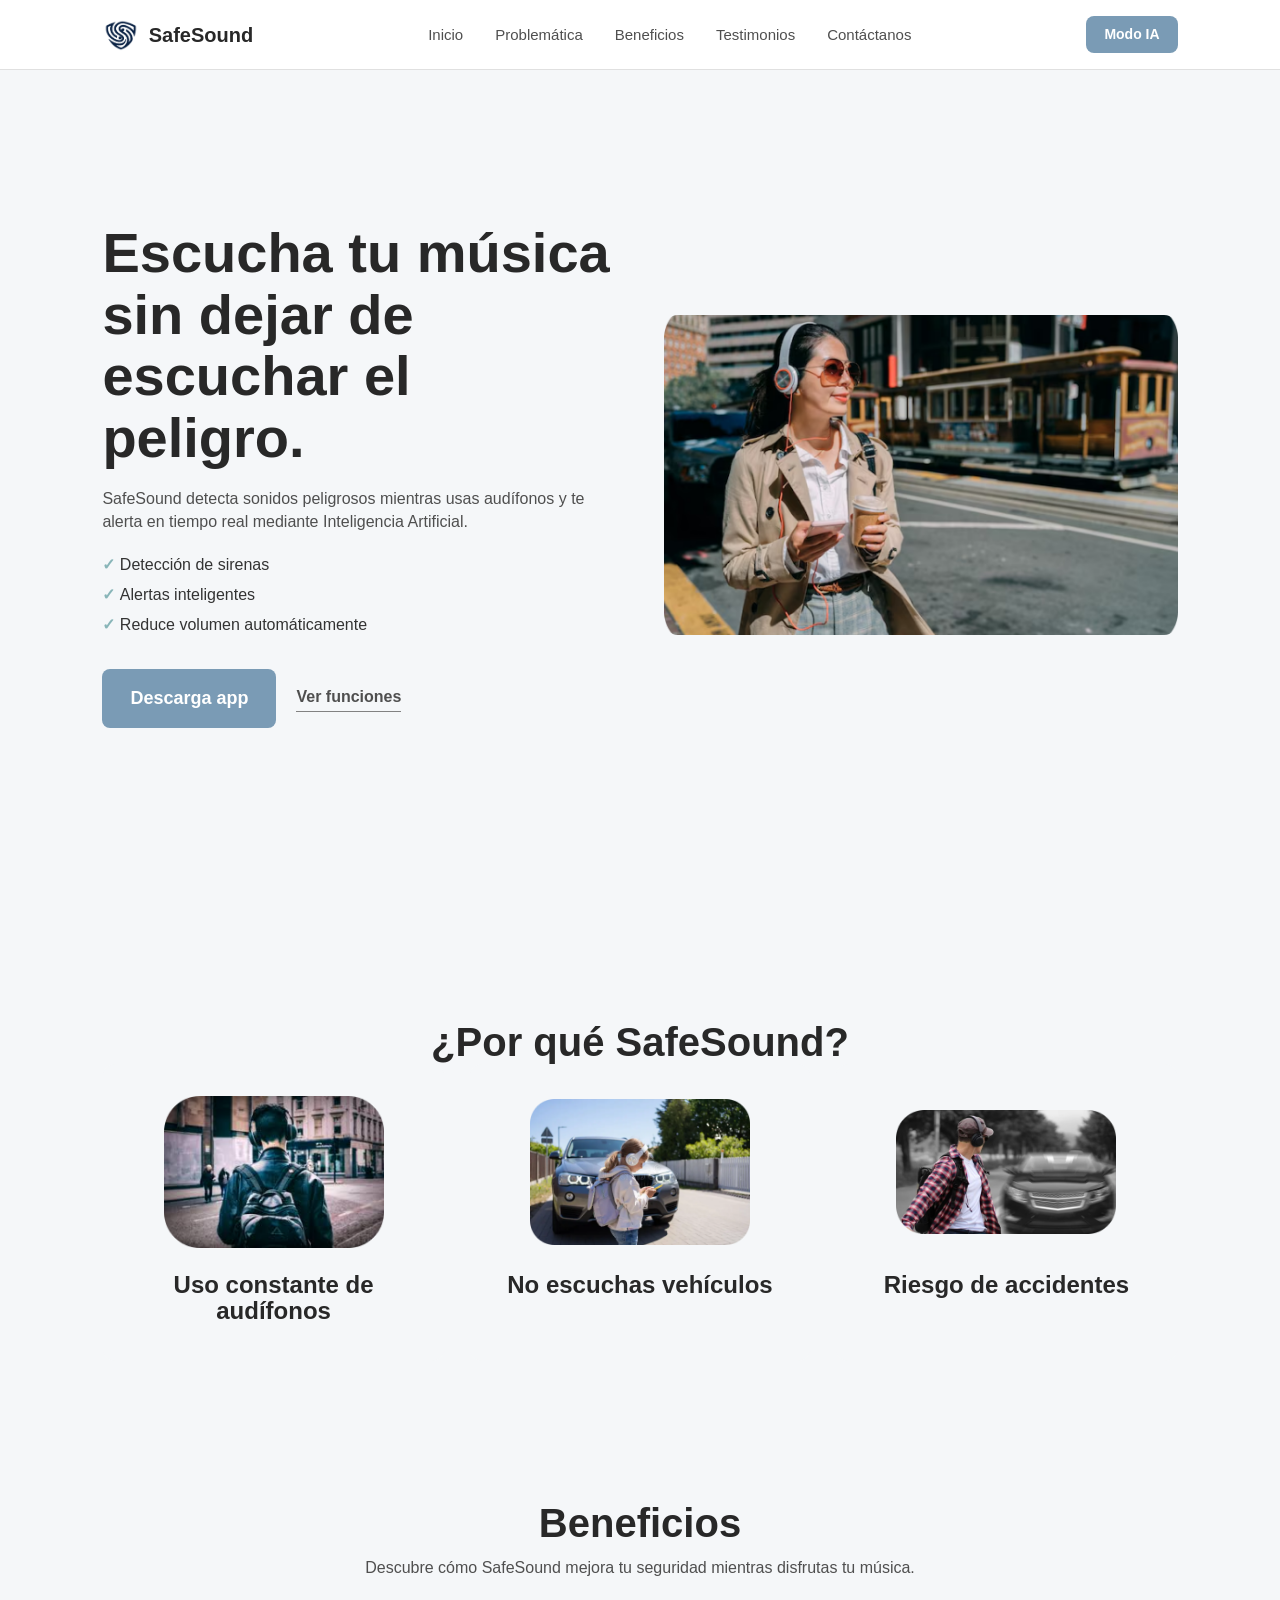
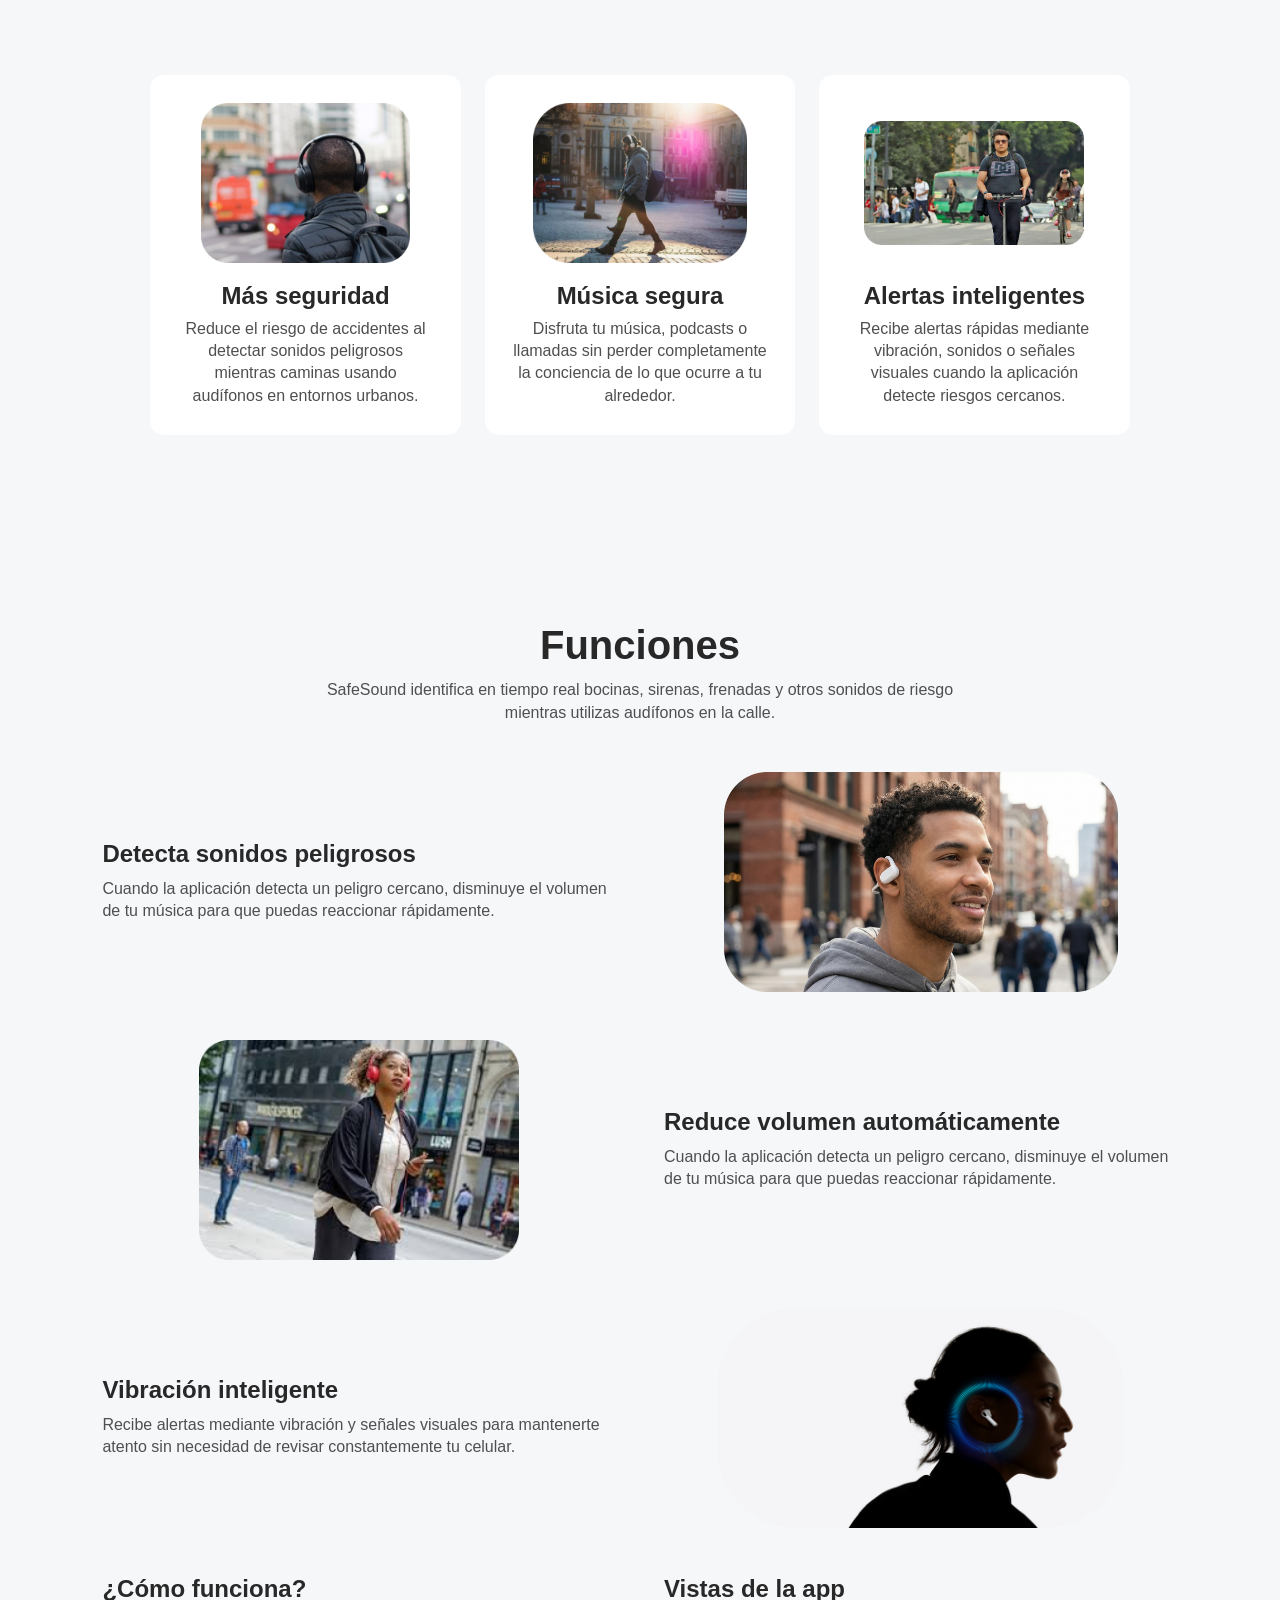
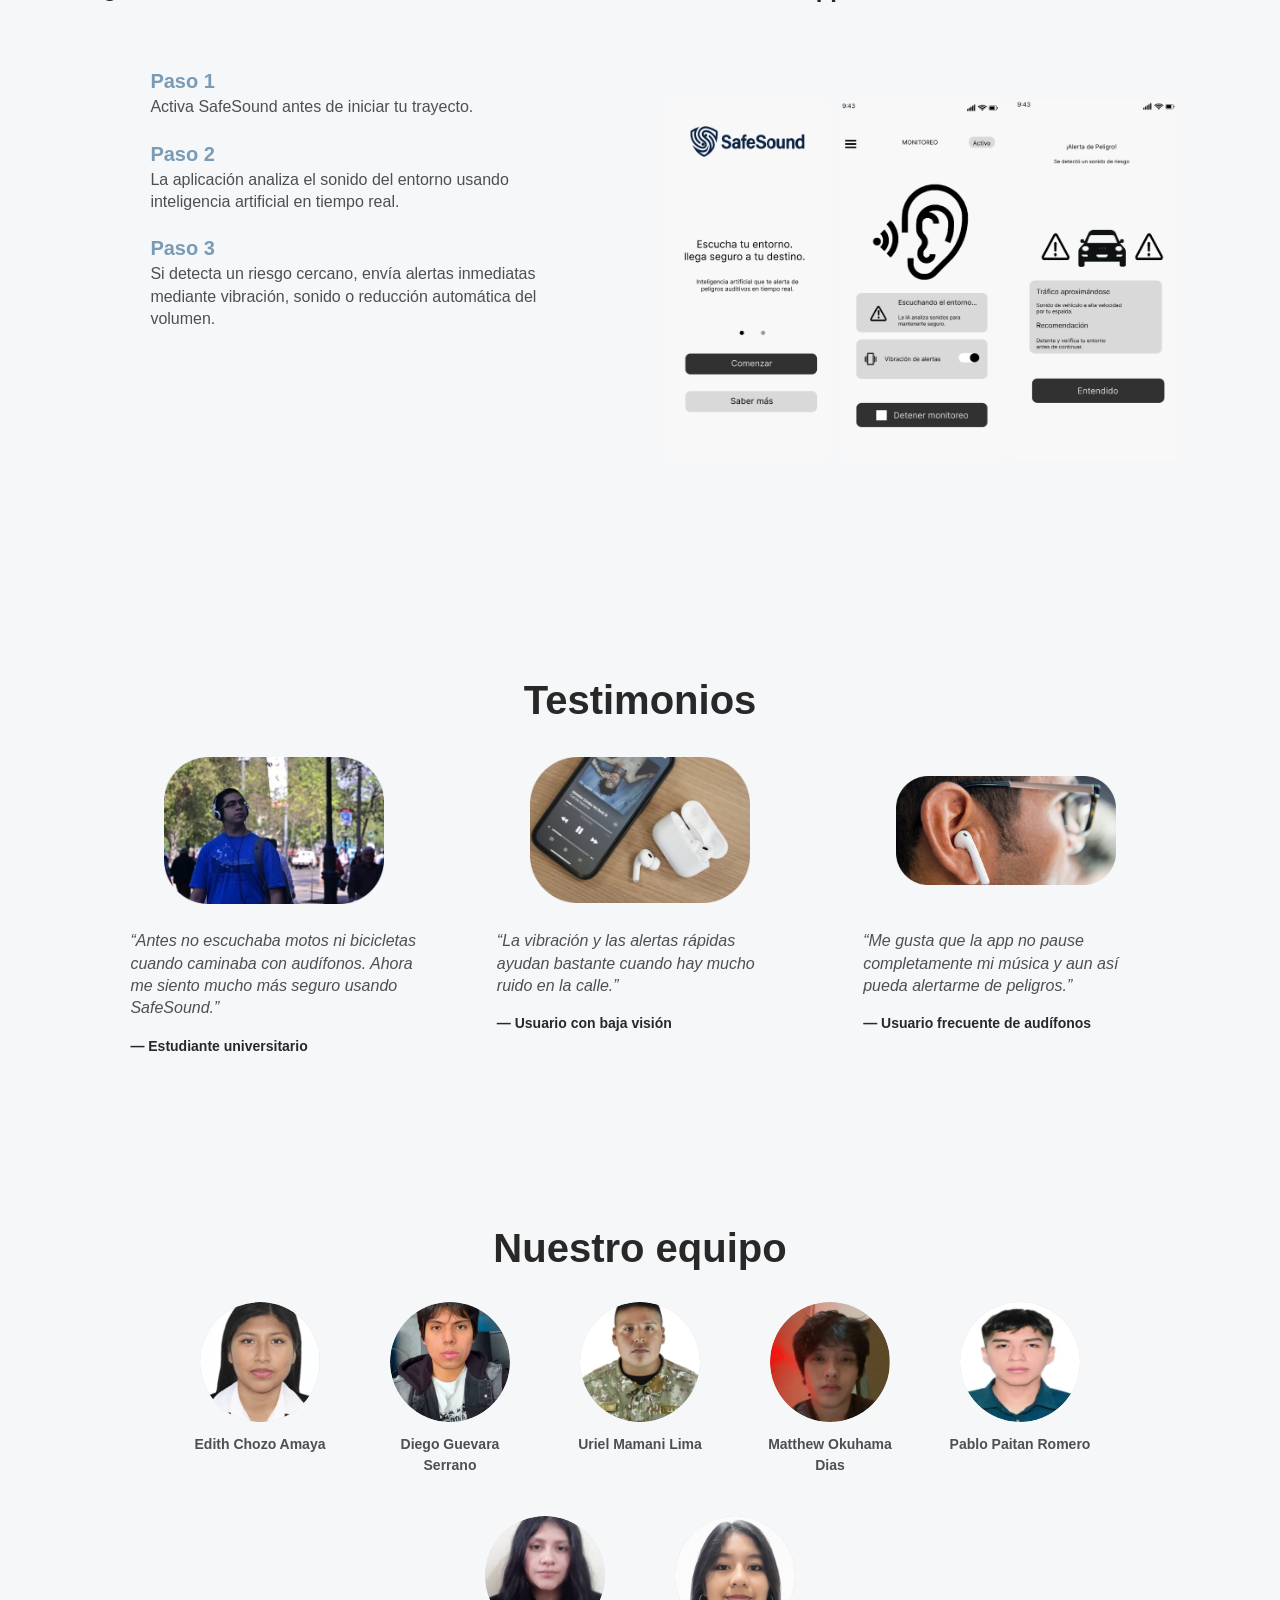
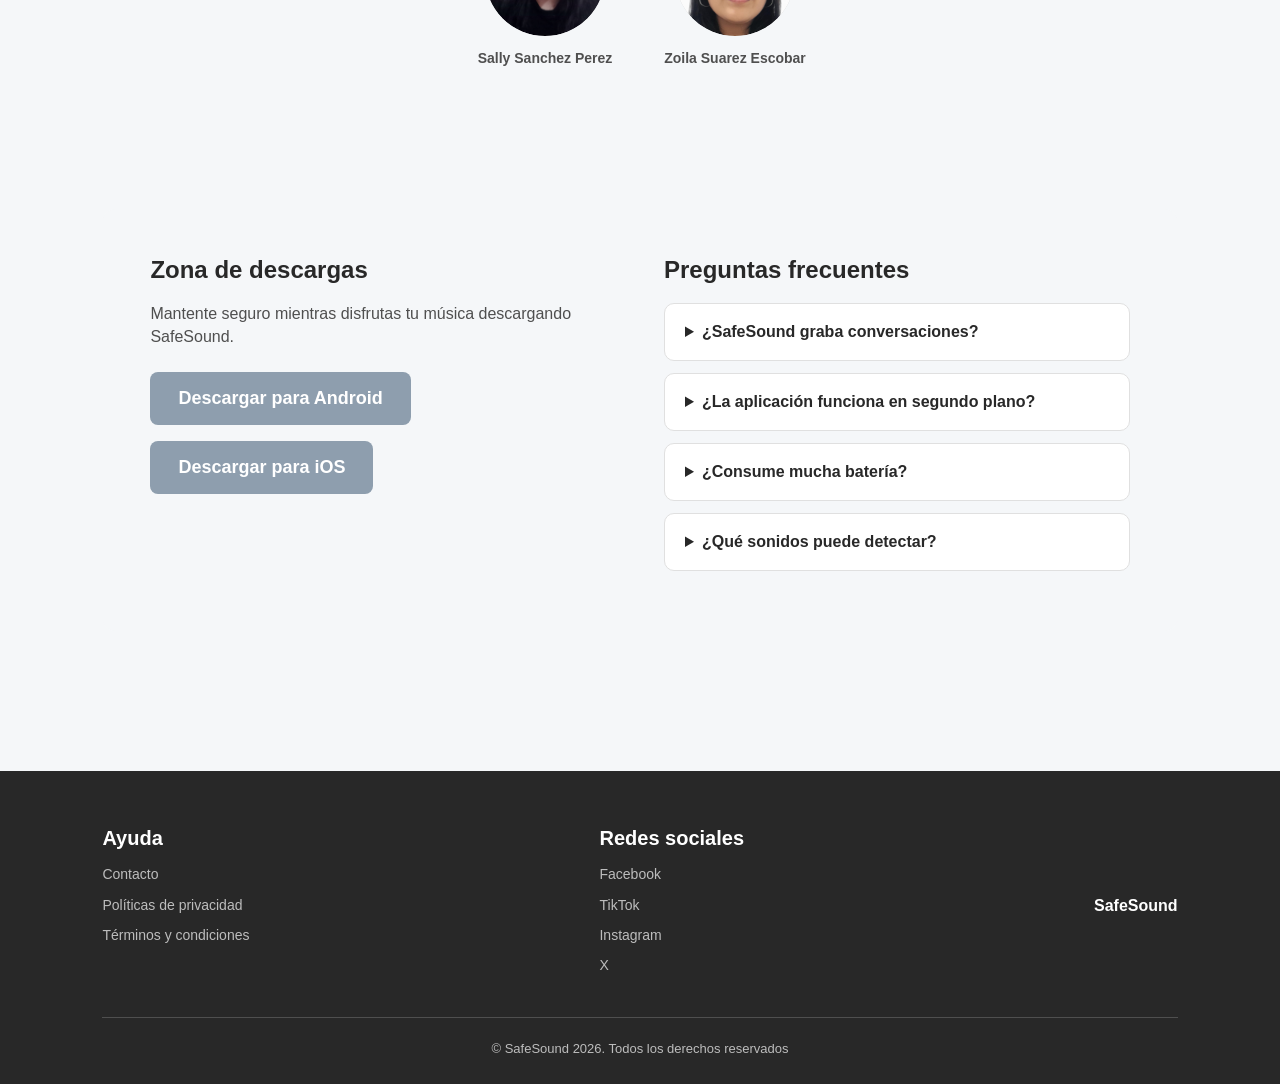
<file: Index.html>
<!DOCTYPE html>
<html lang="es">
<head>
    <meta charset="UTF-8">
    <meta name="viewport" content="width=device-width, initial-scale=1.0">
    <title>SafeSound | Escucha tu música sin dejar de escuchar el peligro</title>
    <link rel="stylesheet" href="CSS/styles.css" id="rel">
</head>
<body>
    <header>
        <div class="logo">
            <img src="Images/Logo.png" alt="SafeSound logo">
            <span>SafeSound</span>
        </div>

        <nav>
            <ul>
                <li><a href="#hero">Inicio</a></li>
                <li><a href="#problemática">Problemática</a></li>
                <li><a href="#beneficios">Beneficios</a></li>
                <li><a href="#testimonios">Testimonios</a></li>
                <li><a href="#faq">Contáctanos</a></li>
            </ul>
        </nav>

        <a href="ia.html" class="btn btn-primary btn-small">Modo IA</a>
    </header>

    <!-- HERO -->
    <section id="hero">
        <div class="hero-text">
            <h1>Escucha tu música sin dejar de escuchar el peligro.</h1>
            <p>SafeSound detecta sonidos peligrosos mientras usas audífonos y te alerta en tiempo real mediante Inteligencia Artificial.</p>
            <ul class="check-list">
                <li>Detección de sirenas</li>
                <li>Alertas inteligentes</li>
                <li>Reduce volumen automáticamente</li>
            </ul>
            <div class="hero-actions">
                <a href="#descargas" class="btn btn-primary btn-large">Descarga app</a>
                <a href="#funciones" class="link-action">Ver funciones</a>
            </div>
        </div>
        <div class="hero-image placeholder-img">
            <img src="Images/hero.png" alt="SafeSound en acción">
        </div>
    </section>

    <!-- PROBLEMA -->
    <section id="problemática">
        <h2>¿Por qué SafeSound?</h2>
        <div class="cards-row">
            <div class="card">
                <div class="placeholder-img card-img">
                    <img src="Images/audifonos.png" alt="Uso constante de audífonos">
                </div>
                <h3>Uso constante de audífonos</h3>
            </div>
            <div class="card">
                <div class="placeholder-img card-img">
                    <img src="Images/noEscuchas.png" alt="No escuchas vehículos">
                </div>
                <h3>No escuchas vehículos</h3>
            </div>
            <div class="card">
                <div class="placeholder-img card-img">
                    <img src="Images/riesgodeaccidentes.png" alt="Riesgo de accidentes">
                </div>
                <h3>Riesgo de accidentes</h3>
            </div>
        </div>
    </section>

    <!-- BENEFICIOS -->
    <section id="beneficios">
        <h2>Beneficios</h2>
        <p class="section-subtitle">Descubre cómo SafeSound mejora tu seguridad mientras disfrutas tu música.</p>
        <div class="panel">
            <div class="cards-row">
                <div class="card">
                    <div class="placeholder-img card-img">
                        <img src="Images/masseguridad.png" alt="Más seguridad">
                    </div>
                    <h3>Más seguridad</h3>
                    <p>Reduce el riesgo de accidentes al detectar sonidos peligrosos mientras caminas usando audífonos en entornos urbanos.</p>
                </div>
                <div class="card">
                    <div class="placeholder-img card-img">
                        <img src="Images/musicasegura.png" alt="Música segura">
                    </div>
                    <h3>Música segura</h3>
                    <p>Disfruta tu música, podcasts o llamadas sin perder completamente la conciencia de lo que ocurre a tu alrededor.</p>
                </div>
                <div class="card">
                    <div class="placeholder-img card-img">
                        <img src="Images/alertasinteligentes.png" alt="Alertas inteligentes">
                    </div>
                    <h3>Alertas inteligentes</h3>
                    <p>Recibe alertas rápidas mediante vibración, sonidos o señales visuales cuando la aplicación detecte riesgos cercanos.</p>
                </div>
            </div>
        </div>
    </section>

    <!-- FUNCIONES -->
    <section id="funciones">
        <h2>Funciones</h2>
        <p class="section-subtitle">SafeSound identifica en tiempo real bocinas, sirenas, frenadas y otros sonidos de riesgo mientras utilizas audífonos en la calle.</p>

        <div class="feature-row">
            <div class="feature-text">
                <h3>Detecta sonidos peligrosos</h3>
                <p>Cuando la aplicación detecta un peligro cercano, disminuye el volumen de tu música para que puedas reaccionar rápidamente.</p>
            </div>
            <div class="placeholder-img feature-img">
                <img src="Images/detectasonidospeligrosos.png" alt="Detecta sonidos peligrosos">
            </div>
        </div>

        <div class="feature-row reverse">
            <div class="feature-text">
                <h3>Reduce volumen automáticamente</h3>
                <p>Cuando la aplicación detecta un peligro cercano, disminuye el volumen de tu música para que puedas reaccionar rápidamente.</p>
            </div>
            <div class="placeholder-img feature-img">
                <img src="Images/reducevolumen.png" alt="Reduce volumen automáticamente">
            </div>
        </div>

        <div class="feature-row">
            <div class="feature-text">
                <h3>Vibración inteligente</h3>
                <p>Recibe alertas mediante vibración y señales visuales para mantenerte atento sin necesidad de revisar constantemente tu celular.</p>
            </div>
            <div class="placeholder-img feature-img">
                <img src="Images/vibracióninteligente.png" alt="Vibración inteligente">
            </div>
        </div>

        <div class="split-row">
            <div class="split-col">
                <h3>¿Cómo funciona?</h3>
                <div class="panel steps">
                    <div class="step">
                        <h4>Paso 1</h4>
                        <p>Activa SafeSound antes de iniciar tu trayecto.</p>
                    </div>
                    <div class="step">
                        <h4>Paso 2</h4>
                        <p>La aplicación analiza el sonido del entorno usando inteligencia artificial en tiempo real.</p>
                    </div>
                    <div class="step">
                        <h4>Paso 3</h4>
                        <p>Si detecta un riesgo cercano, envía alertas inmediatas mediante vibración, sonido o reducción automática del volumen.</p>
                    </div>
                </div>
            </div>
            <div class="split-col">
                <h3>Vistas de la app</h3>
                <div class="panel app-views">
                    <div class="placeholder-img">
                        <img src="Images/Paso1.png" alt="Vista 1 de la app">
                    </div>
                    <div class="placeholder-img">
                        <img src="Images/Paso2.png" alt="Vista 2 de la app">
                    </div>
                    <div class="placeholder-img">
                        <img src="Images/Paso3.png" alt="Vista 3 de la app">
                    </div>
                </div>
            </div>
        </div>
    </section>

    <!-- TESTIMONIOS -->
    <section id="testimonios">
        <h2>Testimonios</h2>
        <div class="cards-row">
            <div class="card testimonial">
                <div class="placeholder-img card-img">
                    <img src="Images/estudiante.png" alt="Testimonio 1">
                </div>
                <p>“Antes no escuchaba motos ni bicicletas cuando caminaba con audífonos. Ahora me siento mucho más seguro usando SafeSound.”</p>
                <span class="testimonial-author">— Estudiante universitario</span>
            </div>
            <div class="card testimonial">
                <div class="placeholder-img card-img">
                    <img src="Images/usuariobajavisión.png" alt="Testimonio 2">
                </div>
                <p>“La vibración y las alertas rápidas ayudan bastante cuando hay mucho ruido en la calle.”</p>
                <span class="testimonial-author">— Usuario con baja visión</span>
            </div>
            <div class="card testimonial">
                <div class="placeholder-img card-img">
                    <img src="Images/usuariofrecuente.png" alt="Testimonio 3">
                </div>
                <p>“Me gusta que la app no pause completamente mi música y aun así pueda alertarme de peligros.”</p>
                <span class="testimonial-author">— Usuario frecuente de audífonos</span>
            </div>
        </div>
    </section>

    <!-- EQUIPO -->
    <section id="equipo">
        <h2>Nuestro equipo</h2>
        <div class="team-grid">
            <div class="team-member"><div class="avatar">
                <img src="Images/Edith.png" alt="Edith Chozo Amaya">
            </div><span>Edith Chozo Amaya</span></div>
            <div class="team-member"><div class="avatar">
                <img src="Images/Diego.png" alt="Diego Guevara Serrano">
            </div><span>Diego Guevara Serrano</span></div>
            <div class="team-member"><div class="avatar">
                <img src="Images/Uriel.png" alt="Uriel Mamani Lima">
            </div><span>Uriel Mamani Lima</span></div>
            <div class="team-member"><div class="avatar">
                <img src="Images/Matthew.png" alt="Matthew Okuhama Dias">
            </div><span>Matthew Okuhama Dias</span></div>
            <div class="team-member"><div class="avatar">
                <img src="Images/Pablo.png" alt="Pablo Paitan Romero">
            </div><span>Pablo Paitan Romero</span></div>
            <div class="team-member"><div class="avatar">
                <img src="Images/Sally.png" alt="Sally Sanchez Perez">
            </div><span>Sally Sanchez Perez</span></div>
            <div class="team-member"><div class="avatar">
                <img src="Images/Zoila.png" alt="Zoila Suarez Escobar">
            </div><span>Zoila Suarez Escobar</span></div>
        </div>
    </section>

    <!-- DESCARGAS + FAQ -->
    <section id="descargas">
        <div class="panel split-row">
            <div class="split-col downloads">
                <h3>Zona de descargas</h3>
                <p>Mantente seguro mientras disfrutas tu música descargando SafeSound.</p>
                <div class="download-buttons">
                    <button class="btn btn-secondary btn-large">Descargar para Android</button>
                    <button class="btn btn-secondary btn-large">Descargar para iOS</button>
                </div>
            </div>
            <div class="split-col" id="faq">
                <h3>Preguntas frecuentes</h3>
                <div class="faq-list">
                    <details>
                        <summary>¿SafeSound graba conversaciones?</summary>
                        <p>No. SafeSound solo analiza el entorno sonoro en tiempo real para detectar riesgos, sin almacenar audio.</p>
                    </details>
                    <details>
                        <summary>¿La aplicación funciona en segundo plano?</summary>
                        <p>Sí, SafeSound se mantiene activa en segundo plano mientras usas otras apps o escuchas música.</p>
                    </details>
                    <details>
                        <summary>¿Consume mucha batería?</summary>
                        <p>El procesamiento de IA está optimizado para un consumo energético mínimo durante el monitoreo continuo.</p>
                    </details>
                    <details>
                        <summary>¿Qué sonidos puede detectar?</summary>
                        <p>Sirenas, bocinas, frenadas bruscas, motores y otras alertas de riesgo en entornos urbanos.</p>
                    </details>
                </div>
            </div>
        </div>
    </section>

    <footer>
        <div class="footer-top">
            <div class="footer-col">
                <h4>Ayuda</h4>
                <p>Contacto</p>
                <p>Políticas de privacidad</p>
                <p>Términos y condiciones</p>
            </div>
            <div class="footer-col">
                <h4>Redes sociales</h4>
                <p>Facebook</p>
                <p>TikTok</p>
                <p>Instagram</p>
                <p>X</p>
            </div>
            <div class="footer-col logo-col">
                <span>SafeSound</span>
            </div>
        </div>
        <p class="copyright">© SafeSound 2026. Todos los derechos reservados</p>
    </footer>
</body>
</html>
</file>
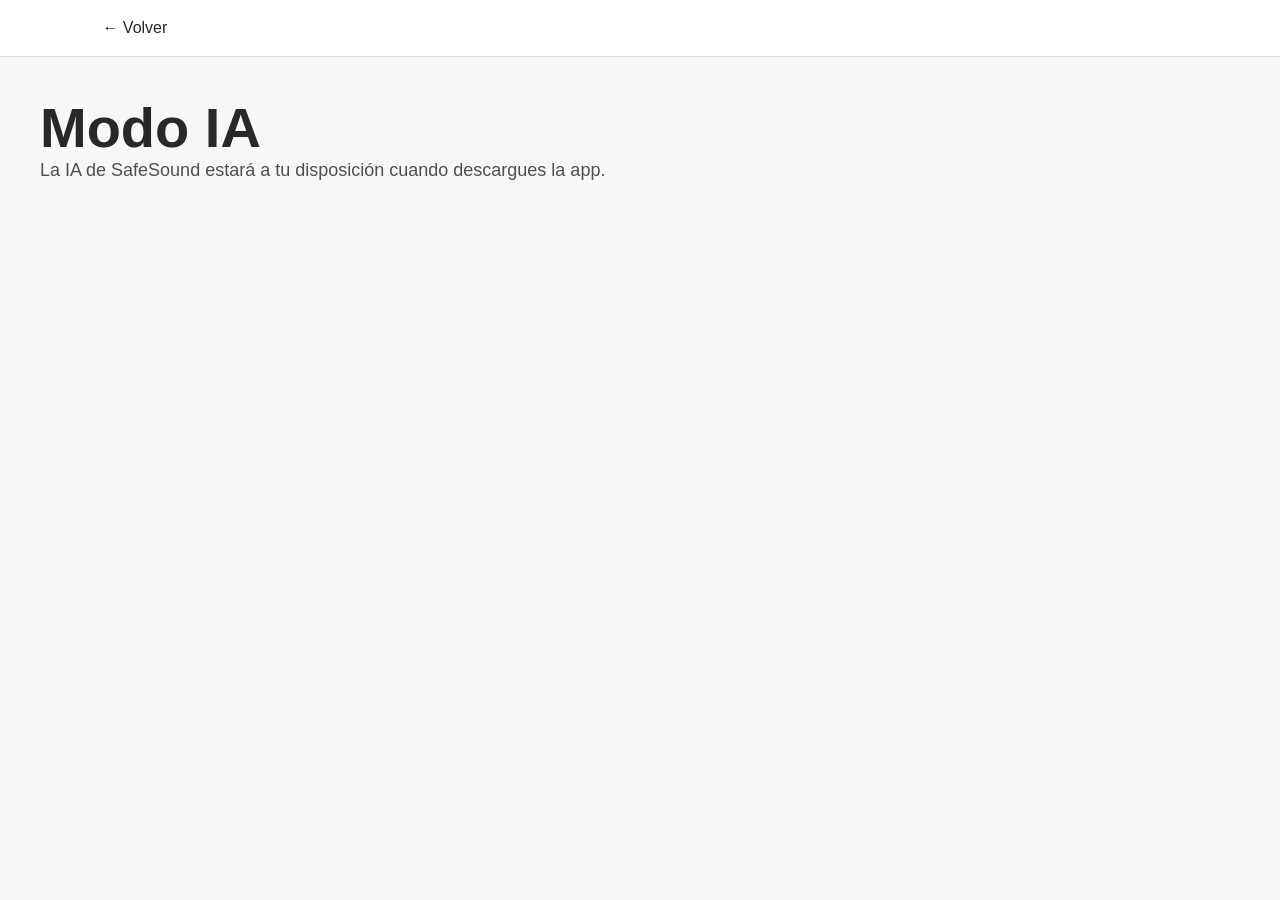
<file: ia.html>
<!DOCTYPE html>
<html lang="es">
<head>
    <meta charset="UTF-8">
    <meta name="viewport" content="width=device-width, initial-scale=1.0">
    <title>Modo IA — SafeSound</title>
    <link rel="stylesheet" href="CSS/styles.css">
</head>
<body>
    <header>
        <a href="index.html">← Volver</a>
    </header>
    <main style="padding: 40px; font-family: 'Inter', Arial, Helvetica, sans-serif; color:#1f3a5f;">
        <h1>Modo IA</h1>
        <p style="font-size:18px; max-width:800px;">La IA de SafeSound estará a tu disposición cuando descargues la app.</p>
    </main>
</body>
</html>
</file>
<file: CSS/styles.css>
*{
    margin: 0;
    padding: 0;
    box-sizing: border-box;
}

html{
    scroll-behavior: smooth;
}

body{
    font-family: 'Inter', Arial, Helvetica, sans-serif;
    line-height: 1.5;
    color: #1D1D1D;
    background-color: #F5F7F9;
}

h1, h2, h3, h4{
    font-family: 'Inter', Arial, Helvetica, sans-serif;
    font-weight: 700;
    color: #282828;
}

h1{ font-size: 56px; line-height: 61.6px; }
h2{ font-size: 40px; line-height: 44px; text-align: center; }
h3{ font-size: 24px; line-height: 26.4px; }
h4{ font-size: 20px; line-height: 22px; }

p{
    font-size: 16px;
    line-height: 22.4px;
    color: #4F4F4F;
}

a{ color: inherit; text-decoration: none; }

/* ===================== HEADER ===================== */
header{
    background-color: #FFFFFF;
    color: #282828;
    display: flex;
    justify-content: space-between;
    align-items: center;
    gap: 24px;
    padding: 16px 8%;
    position: sticky;
    top: 0;
    z-index: 100;
    border-bottom: 1px solid #E0E0E0;
}

#faq{
    background-color: #F5F7F9;
}

.logo{
    display: flex;
    align-items: center;
    gap: 10px;
    font-weight: 700;
    font-size: 1.25rem;
    color: #282828;
}

.logo img{
    height: 32px;
    width: auto;
}

nav ul{
    display: flex;
    gap: 32px;
    list-style: none;
}

nav ul a{
    color: #4F4F4F;
    text-decoration: none;
    font-weight: 500;
    font-size: 15px;
}

nav ul a:hover{
    color: #7A9BB5;
}

/* ===================== BUTTONS ===================== */
.btn{
    border: none;
    border-radius: 8px;
    font-family: 'Inter', Arial, Helvetica, sans-serif;
    font-weight: 700;
    cursor: pointer;
    transition: background-color .2s ease;
    display: inline-block;
}

.btn-primary{
    background-color: #7A9BB5;
    color: #FFFFFF;
}

.btn-primary:hover{
    background-color: #5E7E97;
}

.btn-secondary{
    background-color: #8E9EAE;
    color: #FFFFFF;
}

.btn-secondary:hover{
    background-color: #76869a;
}

.btn-small{
    padding: 8px 18px;
    font-size: 14px;
}

.btn-large{
    padding: 16px 28px;
    font-size: 18px;
}

.link-action{
    margin-left: 20px;
    font-weight: 600;
    color: #4F4F4F;
    border-bottom: 1px solid #828282;
    padding-bottom: 2px;
}

.link-action:hover{
    color: #7A9BB5;
    border-color: #7A9BB5;
}

/* ===================== LAYOUT ===================== */
section{
    margin-top: 140px;
    padding: 0 8%;
}

.eyebrow{
    display: block;
    text-align: center;
    font-weight: 700;
    letter-spacing: 1px;
    text-transform: uppercase;
    color: #7A9BB5;
    margin-bottom: 8px;
}

.section-subtitle{
    text-align: center;
    max-width: 640px;
    margin: 12px auto 48px;
}

#problemática,
#beneficios{
    text-align: center;
    background-color: #F5F7F9;
}

#problemática .cards-row,
#beneficios .cards-row{
    justify-content: center;
}

.panel{
    background-color: #F5F7F9;
    border-radius: 14px;
    padding: 48px;
}

/* ===================== HERO ===================== */
#hero{
    margin-top: 0;
    min-height: 90vh;
    background-color: #F5F7F9;
    display: flex;
    align-items: center;
    justify-content: space-between;
    gap: 48px;
    flex-wrap: wrap;
    padding: 80px 8%;
}

.hero-text{
    flex: 1 1 420px;
    max-width: 560px;
}

.hero-text h1{
    margin-bottom: 20px;
}

.hero-text > p{
    margin-bottom: 20px;
}

.check-list{
    list-style: none;
    margin-bottom: 32px;
}

.check-list li{
    color: #333333;
    font-weight: 500;
    margin-bottom: 6px;
}

.check-list li::before{
    content: "✓ ";
    color: #88B5B8;
    font-weight: 700;
}

.hero-actions{
    display: flex;
    align-items: center;
}

.hero-image{
    flex: 1 1 420px;
    max-width: 520px;
    height: 320px;
    overflow: hidden;
    border-radius: 14px;
}

/* ===================== PLACEHOLDER IMAGES ===================== */
.placeholder-img{
    background-color: #E0E0E0;
    color: #828282;
    border-radius: 14px;
    display: flex;
    align-items: center;
    justify-content: center;
    font-weight: 700;
    letter-spacing: 1px;
}

.hero-image.placeholder-img{
    background-color: transparent;
}

.hero-image img{
    width: 100%;
    height: 100%;
    object-fit: cover;
    display: block;
}

#problemática .card-img{
    background-color: transparent;
    width: 220px;
    height: 160px;
    margin: 0 auto 20px;
    padding: 0;
    overflow: hidden;
    display: flex;
    align-items: center;
    justify-content: center;
    border-radius: 8px;
}

#problemática .card-img img{
    width: 100%;
    height: 100%;
    object-fit: contain;
    display: block;
}

#testimonios .card-img{
    background-color: transparent;
    width: 220px;
    height: 160px;
    margin: 0 auto 20px;
    padding: 0;
    overflow: hidden;
    display: flex;
    align-items: center;
    justify-content: center;
    border-radius: 8px;
}

#testimonios .card-img img{
    width: 100%;
    height: 100%;
    object-fit: contain;
    display: block;
}

.feature-img{
    flex: 1 1 320px;
    height: 220px;
}

/* Ajustes específicos para la sección Funciones */
#funciones .feature-img{
    background-color: transparent;
    width: 320px;
    height: 220px;
    margin: 0 auto;
    overflow: hidden;
    border-radius: 10px;
    display: flex;
    align-items: center;
    justify-content: center;
}

#funciones .feature-img img{
    width: 100%;
    height: 100%;
    object-fit: contain;
    display: block;
}

/* ===================== CARDS ===================== */

#beneficios .card-img{
    background-color: transparent;
    width: 220px;
    height: 160px;
    margin: 0 auto 20px;
    padding: 0;
    overflow: hidden;
    display: flex;
    align-items: center;
    justify-content: center;
    border-radius: 8px;
}

#beneficios .card-img img{
    width: 100%;
    height: 100%;
    object-fit: contain;
    display: block;
}
.cards-row{
    display: flex;
    gap: 24px;
    flex-wrap: wrap;
}

.card{
    flex: 1 1 280px;
    background-color: #F5F7F9;
    border-radius: 14px;
    padding: 28px;
}

#beneficios .card{
    background-color: #FFFFFF;
}

.card h3{
    margin-bottom: 8px;
}

.testimonial p{
    font-style: italic;
    margin-bottom: 14px;
}

.testimonial-author{
    font-weight: 700;
    color: #282828;
    font-size: 14px;
}

/* ===================== FEATURES ===================== */
.feature-row{
    display: flex;
    align-items: center;
    gap: 48px;
    margin-bottom: 48px;
    flex-wrap: wrap;
}

.feature-row.reverse{
    flex-direction: row-reverse;
}

.feature-text{
    flex: 1 1 320px;
}

.feature-text h3{
    margin-bottom: 10px;
}

/* ===================== SPLIT / STEPS / FAQ ===================== */
.split-row{
    display: flex;
    gap: 48px;
    flex-wrap: wrap;
    margin-top: 24px;
}

.split-col{
    flex: 1 1 360px;
}

.split-col h3{
    margin-bottom: 20px;
}

.steps .step{
    margin-bottom: 24px;
}

.steps .step:last-child{
    margin-bottom: 0;
}

.steps h4{
    color: #7A9BB5;
    margin-bottom: 4px;
}

.app-views{
    display: flex;
    gap: 10px;
    justify-content: space-between;
    overflow-x: hidden;
    padding: 8px 0;
}

.app-views .placeholder-img{
    width: calc((100% - 20px) / 3);
    max-width: 500px;
    min-width: 160px;
    height: 500px;
    background-color: transparent;
    border-radius: 10px;
    overflow: hidden;
    display: flex;
    align-items: center;
    justify-content: center;
}

.app-views .placeholder-img img{
    width: 100%;
    height: 100%;
    object-fit: contain;
    display: block;
}

.downloads p{
    margin-bottom: 24px;
}

.download-buttons{
    display: flex;
    gap: 16px;
    flex-wrap: wrap;
}

.faq-list details{
    background-color: #FFFFFF;
    border: 1px solid #E0E0E0;
    border-radius: 10px;
    padding: 16px 20px;
    margin-bottom: 12px;
}

.faq-list summary{
    cursor: pointer;
    font-weight: 600;
    color: #282828;
}

.faq-list p{
    margin-top: 10px;
}

/* ===================== TEAM ===================== */
.team-grid{
    display: flex;
    flex-wrap: wrap;
    justify-content: center;
    gap: 40px;
    margin-top: 32px;
}

.team-member{
    display: flex;
    flex-direction: column;
    align-items: center;
    gap: 12px;
    width: 150px;
    text-align: center;
}

.avatar{
    width: 120px;
    height: 120px;
    border-radius: 50%;
    background-color: #E0E0E0;
    overflow: hidden;
    display: flex;
    align-items: center;
    justify-content: center;
}

.avatar img{
    width: 100%;
    height: 100%;
    object-fit: cover;
    display: block;
    border-radius: inherit;
}

.team-member span{
    font-size: 14px;
    font-weight: 600;
    color: #4F4F4F;
}


/* ===================== FOOTER ===================== */
footer{
    background-color: #282828;
    color: #E0E0E0;
    margin-top: 140px;
    padding: 56px 8% 24px;
}

.footer-top{
    display: flex;
    justify-content: space-between;
    flex-wrap: wrap;
    gap: 32px;
    padding-bottom: 32px;
    border-bottom: 1px solid #4F4F4F;
}

.footer-col h4{
    color: #FFFFFF;
    margin-bottom: 14px;
}

.footer-col p{
    color: #BDBDBD;
    margin-bottom: 8px;
    font-size: 14px;
}

.logo-col{
    display: flex;
    align-items: center;
    gap: 10px;
    font-weight: 700;
    color: #FFFFFF;
}

.logo-col img{
    height: 28px;
    filter: brightness(0) invert(1);
}

.copyright{
    text-align: center;
    color: #BDBDBD;
    font-size: 13px;
    margin-top: 20px;
}

/* ===================== RESPONSIVE ===================== */
@media (max-width: 900px){
    nav ul{
        gap: 18px;
    }
    h1{ font-size: 36px; line-height: 1.2; }
    h2{ font-size: 30px; }
}

@media (max-width: 760px){
    header{
        flex-direction: column;
        gap: 12px;
        padding: 16px 6%;
    }
    nav ul{
        flex-wrap: wrap;
        justify-content: center;
        gap: 14px;
    }
    section{
        padding: 0 6%;
    }
    .panel{
        padding: 28px;
    }
    .feature-row, .feature-row.reverse{
        flex-direction: column;
    }
}
</file>
